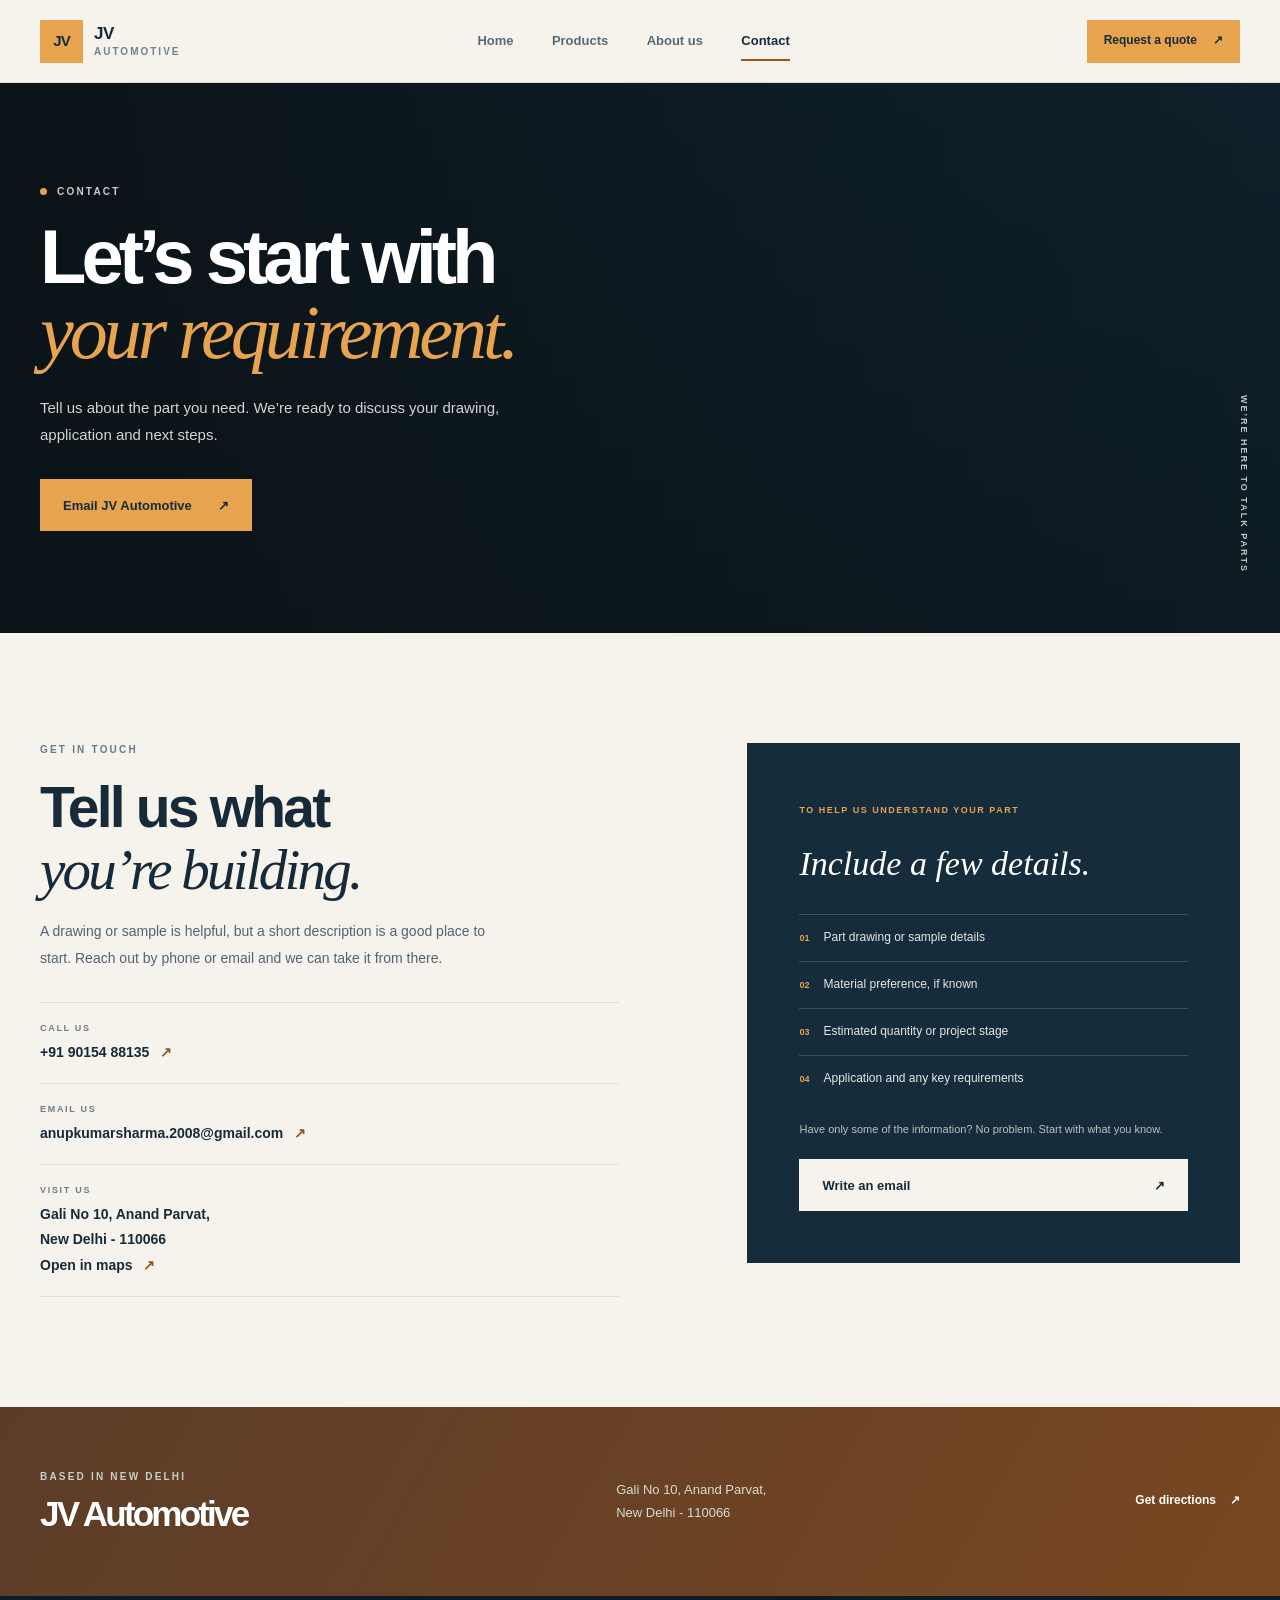
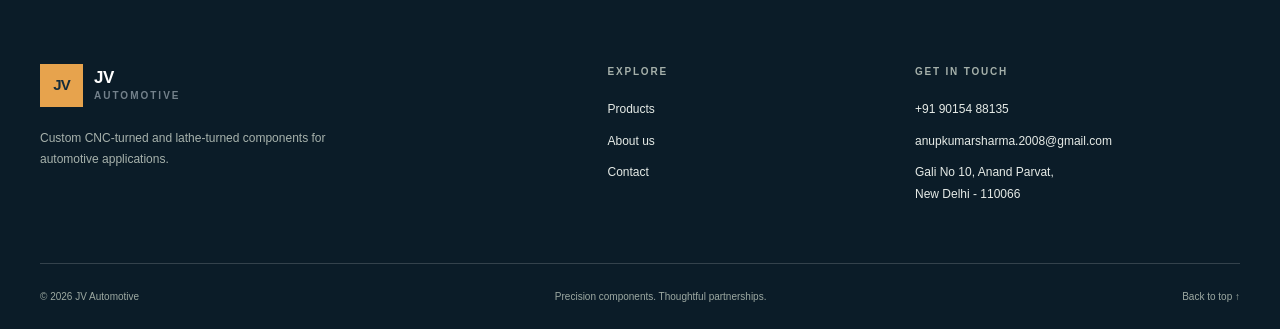
<file: contact.html>
<!DOCTYPE html>
<html lang="en">
<head>
    <meta charset="UTF-8">
    <meta name="viewport" content="width=device-width, initial-scale=1.0">
    <meta name="theme-color" content="#111b22">
    <meta name="description" content="Contact JV Automotive in Anand Parvat, New Delhi, to discuss custom CNC-turned and lathe-turned automotive parts.">
    <title>Contact JV Automotive | Start a Parts Enquiry</title>
    <link rel="stylesheet" href="assets/styles.css">
    <script src="assets/script.js" defer></script>
</head>
<body>
    <a class="skip-link" href="#main">Skip to content</a>
    <header class="site-header">
        <div class="container header-inner">
            <a class="brand" href="index.html" aria-label="JV Automotive home"><span class="brand-mark">JV</span><span class="brand-name">JV <span>Automotive</span></span></a>
            <button class="menu-toggle" type="button" aria-expanded="false" aria-controls="primary-navigation"><span class="menu-toggle__icon" aria-hidden="true"></span><span class="menu-toggle__label">Menu</span></button>
            <nav class="site-nav" id="primary-navigation" aria-label="Main navigation">
                <a class="nav-link" href="index.html">Home</a><a class="nav-link" href="products.html">Products</a><a class="nav-link" href="about.html">About us</a><a class="nav-link is-active" href="contact.html" aria-current="page">Contact</a>
            </nav>
            <a class="button button--small header-cta" href="mailto:anupkumarsharma.2008@gmail.com?subject=Automotive%20parts%20enquiry">Request a quote <span aria-hidden="true">↗</span></a>
        </div>
    </header>
    <main id="main">
        <section class="page-hero page-hero--contact">
            <div class="container page-hero__content">
                <p class="eyebrow eyebrow--light"><span class="eyebrow-dot"></span> Contact</p>
                <h1>Let’s start with<br><span>your requirement.</span></h1>
                <p>Tell us about the part you need. We’re ready to discuss your drawing, application and next steps.</p>
                <a class="button" href="mailto:anupkumarsharma.2008@gmail.com?subject=Automotive%20parts%20enquiry">Email JV Automotive <span aria-hidden="true">↗</span></a>
            </div>
            <span class="page-hero__vertical" aria-hidden="true">WE’RE HERE TO TALK PARTS</span>
        </section>

        <section class="section">
            <div class="container contact-layout">
                <div class="contact-details">
                    <p class="eyebrow">Get in touch</p>
                    <h2>Tell us what<br><span>you’re building.</span></h2>
                    <p class="body-copy">A drawing or sample is helpful, but a short description is a good place to start. Reach out by phone or email and we can take it from there.</p>
                    <div class="contact-method">
                        <span class="contact-method__label">Call us</span>
                        <a href="tel:+919015488135">+91 90154 88135 <span aria-hidden="true">↗</span></a>
                    </div>
                    <div class="contact-method">
                        <span class="contact-method__label">Email us</span>
                        <a href="mailto:anupkumarsharma.2008@gmail.com?subject=Automotive%20parts%20enquiry">anupkumarsharma.2008@gmail.com <span aria-hidden="true">↗</span></a>
                    </div>
                    <div class="contact-method">
                        <span class="contact-method__label">Visit us</span>
                        <p>Gali No 10, Anand Parvat,<br>New Delhi - 110066</p>
                        <a class="contact-method__map" href="https://maps.google.com/?q=Gali+No+10,+Anand+Parvat,+New+Delhi+110066" target="_blank" rel="noopener noreferrer">Open in maps <span aria-hidden="true">↗</span></a>
                    </div>
                </div>
                <aside class="enquiry-card">
                    <span class="enquiry-card__eyebrow">To help us understand your part</span>
                    <h3>Include a few details.</h3>
                    <ul>
                        <li><span>01</span> Part drawing or sample details</li>
                        <li><span>02</span> Material preference, if known</li>
                        <li><span>03</span> Estimated quantity or project stage</li>
                        <li><span>04</span> Application and any key requirements</li>
                    </ul>
                    <p>Have only some of the information? No problem. Start with what you know.</p>
                    <a class="button button--light" href="mailto:anupkumarsharma.2008@gmail.com?subject=Automotive%20parts%20enquiry">Write an email <span aria-hidden="true">↗</span></a>
                </aside>
            </div>
        </section>

        <section class="contact-location">
            <div class="container contact-location__inner">
                <div><p class="eyebrow eyebrow--light">Based in New Delhi</p><h2>JV Automotive</h2></div>
                <p>Gali No 10, Anand Parvat,<br>New Delhi - 110066</p>
                <a class="text-link text-link--light" href="https://maps.google.com/?q=Gali+No+10,+Anand+Parvat,+New+Delhi+110066" target="_blank" rel="noopener noreferrer">Get directions <span aria-hidden="true">↗</span></a>
            </div>
        </section>
    </main>
    <footer class="site-footer">
        <div class="container footer-main">
            <div class="footer-brand"><a class="brand brand--footer" href="index.html" aria-label="JV Automotive home"><span class="brand-mark">JV</span><span class="brand-name">JV <span>Automotive</span></span></a><p>Custom CNC-turned and lathe-turned components for automotive applications.</p></div>
            <div class="footer-column"><h2>Explore</h2><a href="products.html">Products</a><a href="about.html">About us</a><a href="contact.html">Contact</a></div>
            <div class="footer-column footer-contact"><h2>Get in touch</h2><a href="tel:+919015488135">+91 90154 88135</a><a href="mailto:anupkumarsharma.2008@gmail.com">anupkumarsharma.2008@gmail.com</a><p>Gali No 10, Anand Parvat,<br>New Delhi - 110066</p></div>
        </div>
        <div class="container footer-bottom"><span>© <span data-current-year>2026</span> JV Automotive</span><span>Precision components. Thoughtful partnerships.</span><a href="#main">Back to top ↑</a></div>
    </footer>
</body>
</html>
</file>
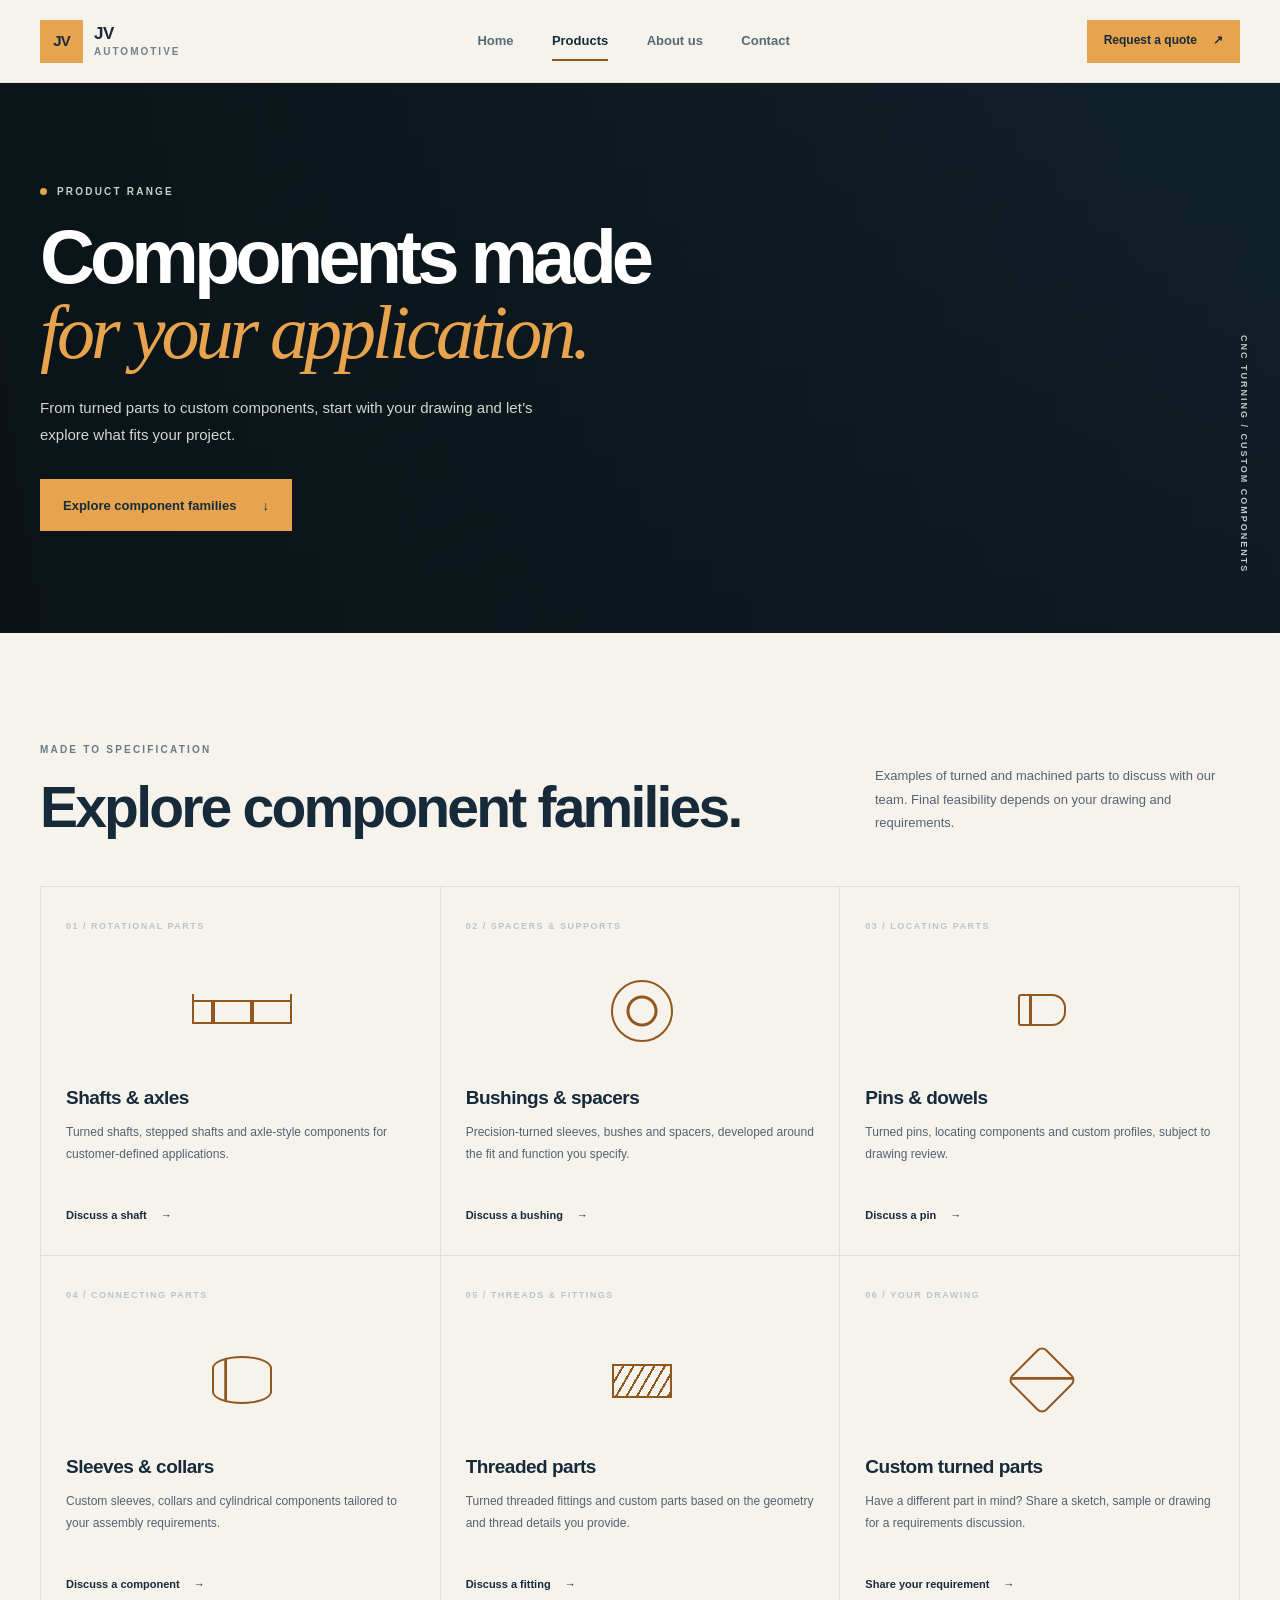
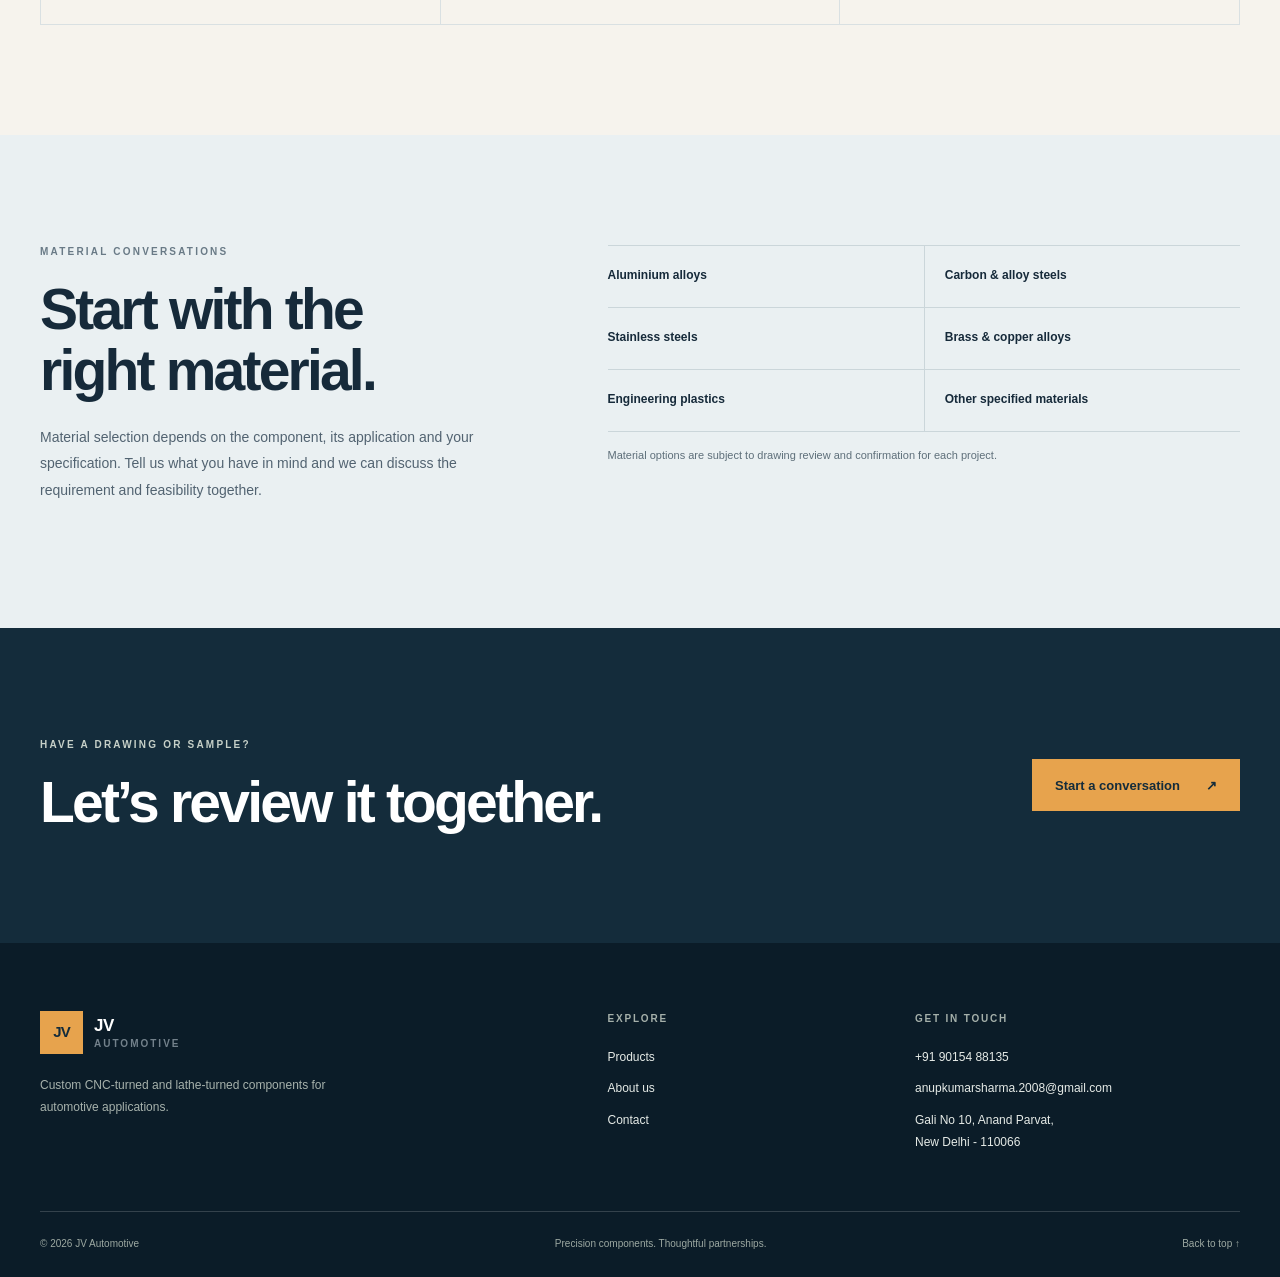
<file: products.html>
<!DOCTYPE html>
<html lang="en">
<head>
    <meta charset="UTF-8">
    <meta name="viewport" content="width=device-width, initial-scale=1.0">
    <meta name="theme-color" content="#111b22">
    <meta name="description" content="Explore custom CNC-turned and lathe-turned automotive components from JV Automotive, made to drawing and project requirements.">
    <title>Products &amp; Components | JV Automotive</title>
    <link rel="stylesheet" href="assets/styles.css">
    <script src="assets/script.js" defer></script>
</head>
<body>
    <a class="skip-link" href="#main">Skip to content</a>
    <header class="site-header">
        <div class="container header-inner">
            <a class="brand" href="index.html" aria-label="JV Automotive home"><span class="brand-mark">JV</span><span class="brand-name">JV <span>Automotive</span></span></a>
            <button class="menu-toggle" type="button" aria-expanded="false" aria-controls="primary-navigation"><span class="menu-toggle__icon" aria-hidden="true"></span><span class="menu-toggle__label">Menu</span></button>
            <nav class="site-nav" id="primary-navigation" aria-label="Main navigation">
                <a class="nav-link" href="index.html">Home</a><a class="nav-link is-active" href="products.html" aria-current="page">Products</a><a class="nav-link" href="about.html">About us</a><a class="nav-link" href="contact.html">Contact</a>
            </nav>
            <a class="button button--small header-cta" href="mailto:anupkumarsharma.2008@gmail.com?subject=Automotive%20parts%20enquiry">Request a quote <span aria-hidden="true">↗</span></a>
        </div>
    </header>
    <main id="main">
        <section class="page-hero page-hero--products">
            <div class="container page-hero__content">
                <p class="eyebrow eyebrow--light"><span class="eyebrow-dot"></span> Product range</p>
                <h1>Components made<br><span>for your application.</span></h1>
                <p>From turned parts to custom components, start with your drawing and let’s explore what fits your project.</p>
                <a class="button" href="#product-range">Explore component families <span aria-hidden="true">↓</span></a>
            </div>
            <span class="page-hero__vertical" aria-hidden="true">CNC TURNING / CUSTOM COMPONENTS</span>
        </section>

        <section class="section" id="product-range">
            <div class="container">
                <div class="section-heading">
                    <div><p class="eyebrow">Made to specification</p><h2>Explore component families.</h2></div>
                    <p class="section-heading__note">Examples of turned and machined parts to discuss with our team. Final feasibility depends on your drawing and requirements.</p>
                </div>
                <div class="catalog-grid">
                    <article class="catalog-card" id="shafts">
                        <span class="catalog-card__number">01 / ROTATIONAL PARTS</span>
                        <span class="product-card__shape shape--shaft" aria-hidden="true"></span>
                        <h3>Shafts &amp; axles</h3>
                        <p>Turned shafts, stepped shafts and axle-style components for customer-defined applications.</p>
                        <a class="text-link" href="contact.html">Discuss a shaft <span aria-hidden="true">→</span></a>
                    </article>
                    <article class="catalog-card" id="bushings">
                        <span class="catalog-card__number">02 / SPACERS &amp; SUPPORTS</span>
                        <span class="product-card__shape shape--bushing" aria-hidden="true"></span>
                        <h3>Bushings &amp; spacers</h3>
                        <p>Precision-turned sleeves, bushes and spacers, developed around the fit and function you specify.</p>
                        <a class="text-link" href="contact.html">Discuss a bushing <span aria-hidden="true">→</span></a>
                    </article>
                    <article class="catalog-card" id="pins">
                        <span class="catalog-card__number">03 / LOCATING PARTS</span>
                        <span class="product-card__shape shape--pin" aria-hidden="true"></span>
                        <h3>Pins &amp; dowels</h3>
                        <p>Turned pins, locating components and custom profiles, subject to drawing review.</p>
                        <a class="text-link" href="contact.html">Discuss a pin <span aria-hidden="true">→</span></a>
                    </article>
                    <article class="catalog-card">
                        <span class="catalog-card__number">04 / CONNECTING PARTS</span>
                        <span class="product-card__shape shape--sleeve" aria-hidden="true"></span>
                        <h3>Sleeves &amp; collars</h3>
                        <p>Custom sleeves, collars and cylindrical components tailored to your assembly requirements.</p>
                        <a class="text-link" href="contact.html">Discuss a component <span aria-hidden="true">→</span></a>
                    </article>
                    <article class="catalog-card">
                        <span class="catalog-card__number">05 / THREADS &amp; FITTINGS</span>
                        <span class="product-card__shape shape--thread" aria-hidden="true"></span>
                        <h3>Threaded parts</h3>
                        <p>Turned threaded fittings and custom parts based on the geometry and thread details you provide.</p>
                        <a class="text-link" href="contact.html">Discuss a fitting <span aria-hidden="true">→</span></a>
                    </article>
                    <article class="catalog-card" id="custom">
                        <span class="catalog-card__number">06 / YOUR DRAWING</span>
                        <span class="product-card__shape shape--custom" aria-hidden="true"></span>
                        <h3>Custom turned parts</h3>
                        <p>Have a different part in mind? Share a sketch, sample or drawing for a requirements discussion.</p>
                        <a class="text-link" href="contact.html">Share your requirement <span aria-hidden="true">→</span></a>
                    </article>
                </div>
            </div>
        </section>

        <section class="section section--pale">
            <div class="container material-layout">
                <div>
                    <p class="eyebrow">Material conversations</p>
                    <h2>Start with the right material.</h2>
                    <p class="body-copy">Material selection depends on the component, its application and your specification. Tell us what you have in mind and we can discuss the requirement and feasibility together.</p>
                </div>
                <div class="material-list" aria-label="Material categories for discussion">
                    <span>Aluminium alloys</span><span>Carbon &amp; alloy steels</span><span>Stainless steels</span><span>Brass &amp; copper alloys</span><span>Engineering plastics</span><span>Other specified materials</span>
                    <p>Material options are subject to drawing review and confirmation for each project.</p>
                </div>
            </div>
        </section>

        <section class="section section--dark">
            <div class="container process-banner">
                <div><p class="eyebrow eyebrow--light">Have a drawing or sample?</p><h2>Let’s review it together.</h2></div>
                <a class="button" href="mailto:anupkumarsharma.2008@gmail.com?subject=Part%20drawing%20review">Start a conversation <span aria-hidden="true">↗</span></a>
            </div>
        </section>
    </main>
    <footer class="site-footer">
        <div class="container footer-main">
            <div class="footer-brand"><a class="brand brand--footer" href="index.html" aria-label="JV Automotive home"><span class="brand-mark">JV</span><span class="brand-name">JV <span>Automotive</span></span></a><p>Custom CNC-turned and lathe-turned components for automotive applications.</p></div>
            <div class="footer-column"><h2>Explore</h2><a href="products.html">Products</a><a href="about.html">About us</a><a href="contact.html">Contact</a></div>
            <div class="footer-column footer-contact"><h2>Get in touch</h2><a href="tel:+919015488135">+91 90154 88135</a><a href="mailto:anupkumarsharma.2008@gmail.com">anupkumarsharma.2008@gmail.com</a><p>Gali No 10, Anand Parvat,<br>New Delhi - 110066</p></div>
        </div>
        <div class="container footer-bottom"><span>© <span data-current-year>2026</span> JV Automotive</span><span>Precision components. Thoughtful partnerships.</span><a href="#main">Back to top ↑</a></div>
    </footer>
</body>
</html>
</file>
<file: assets/styles.css>
:root {
    color-scheme: light;
    --ink: #162a3a;
    --ink-soft: #526371;
    --night: #142c3b;
    --night-deep: #0b1c28;
    --paper: #f6f3ed;
    --white: #fff;
    --accent: #e7a34d;
    --accent-soft: #f2bd72;
    --accent-deep: #92571f;
    --line: #d9e0e2;
    --pale: #eaf0f2;
    --muted: #82909a;
    --serif: Georgia, "Times New Roman", serif;
    --sans: "Segoe UI", Arial, sans-serif;
}

* {
    box-sizing: border-box;
}

html {
    scroll-behavior: smooth;
    scroll-padding-top: 90px;
}

body {
    margin: 0;
    background: var(--paper);
    color: var(--ink);
    font-family: var(--sans);
    font-size: 16px;
    line-height: 1.65;
    -webkit-font-smoothing: antialiased;
}

img {
    display: block;
    max-width: 100%;
}

a {
    color: inherit;
    text-decoration: none;
}

button,
a {
    -webkit-tap-highlight-color: transparent;
}

button:focus-visible,
a:focus-visible {
    outline: 3px solid var(--accent-deep);
    outline-offset: 4px;
}

.container {
    width: min(1200px, calc(100% - 64px));
    margin-inline: auto;
}

.skip-link {
    position: fixed;
    z-index: 20;
    top: 10px;
    left: 10px;
    padding: 10px 16px;
    transform: translateY(-150%);
    background: var(--accent);
    color: var(--night);
    font-weight: 700;
}

.skip-link:focus {
    transform: translateY(0);
}

.site-header {
    position: sticky;
    z-index: 10;
    top: 0;
    border-bottom: 1px solid rgba(20, 44, 59, 0.1);
    background: rgba(246, 243, 237, 0.96);
    backdrop-filter: blur(14px);
}

.header-inner {
    display: flex;
    min-height: 82px;
    align-items: center;
    justify-content: space-between;
    gap: 30px;
}

.brand {
    display: inline-flex;
    flex: 0 0 auto;
    align-items: center;
    gap: 11px;
}

.brand-mark {
    display: grid;
    width: 43px;
    height: 43px;
    place-items: center;
    background: var(--accent);
    color: var(--night);
    font-size: 15px;
    font-weight: 900;
    letter-spacing: -1px;
}

.brand-name {
    color: var(--ink);
    font-size: 17px;
    font-weight: 750;
    letter-spacing: -0.5px;
    line-height: 1;
}

.brand-name span {
    display: block;
    margin-top: 5px;
    color: #73818b;
    font-size: 10px;
    font-weight: 600;
    letter-spacing: 2px;
    text-transform: uppercase;
}

.site-nav {
    display: flex;
    align-items: center;
    gap: clamp(20px, 3vw, 42px);
}

.nav-link {
    position: relative;
    padding-block: 9px;
    color: #586976;
    font-size: 13px;
    font-weight: 650;
    transition: color 160ms ease;
}

.nav-link::after {
    position: absolute;
    right: 0;
    bottom: 0;
    left: 0;
    height: 2px;
    transform: scaleX(0);
    transform-origin: left;
    background: var(--accent-deep);
    content: "";
    transition: transform 160ms ease;
}

.nav-link:hover,
.nav-link.is-active {
    color: var(--ink);
}

.nav-link:hover::after,
.nav-link.is-active::after {
    transform: scaleX(1);
}

.menu-toggle {
    display: none;
}

.button {
    display: inline-flex;
    min-height: 52px;
    align-items: center;
    justify-content: center;
    gap: 26px;
    padding: 0 22px;
    border: 1px solid var(--accent);
    background: var(--accent);
    color: var(--night);
    font-size: 13px;
    font-weight: 750;
    transition: transform 160ms ease, background 160ms ease, border-color 160ms ease;
}

.button:hover {
    transform: translateY(-2px);
    border-color: var(--accent-soft);
    background: var(--accent-soft);
}

.button--small {
    min-height: 43px;
    gap: 16px;
    padding-inline: 16px;
    font-size: 12px;
}

.button--light {
    border-color: var(--paper);
    background: var(--paper);
}

.button--light:hover {
    border-color: var(--accent);
    background: var(--accent);
}

.hero {
    position: relative;
    display: flex;
    min-height: min(720px, calc(100svh - 82px));
    align-items: center;
    overflow: hidden;
    background: var(--night);
    color: var(--white);
}

.hero__image,
.hero__shade {
    position: absolute;
    inset: 0;
}

.hero__image {
    background-image: url("https://images.unsplash.com/photo-1565043589221-1a6fd9ae45c7?auto=format&fit=crop&w=2200&q=88");
    background-position: center 52%;
    background-size: cover;
    opacity: 0.74;
}

.hero__shade {
    background: linear-gradient(90deg, rgba(7, 24, 35, 0.97) 0%, rgba(12, 35, 49, 0.87) 45%, rgba(12, 35, 49, 0.3) 100%), linear-gradient(0deg, rgba(7, 24, 35, 0.45), transparent 50%);
}

.hero__content {
    position: relative;
    z-index: 1;
    padding-block: 100px 82px;
}

.eyebrow {
    display: flex;
    align-items: center;
    gap: 10px;
    margin: 0 0 20px;
    color: #697a86;
    font-size: 10px;
    font-weight: 750;
    letter-spacing: 2.2px;
    line-height: 1.4;
    text-transform: uppercase;
}

.eyebrow--light {
    color: #c6d0c8;
}

.eyebrow-dot {
    width: 7px;
    height: 7px;
    border-radius: 50%;
    background: var(--accent);
}

h1,
h2,
h3,
p {
    margin-top: 0;
}

.hero h1,
.page-hero h1 {
    max-width: 850px;
    margin-bottom: 24px;
    font-size: clamp(46px, 7vw, 90px);
    font-weight: 600;
    letter-spacing: -5px;
    line-height: 0.99;
}

.hero h1 span,
.page-hero h1 span {
    color: var(--accent);
    font-family: var(--serif);
    font-weight: 400;
    font-style: italic;
    letter-spacing: -4px;
}

.hero__copy,
.page-hero__content > p:not(.eyebrow) {
    max-width: 530px;
    margin-bottom: 31px;
    color: #d0d7d2;
    font-size: 15px;
    line-height: 1.8;
}

.button-row {
    display: flex;
    align-items: center;
    gap: 31px;
}

.text-link {
    display: inline-flex;
    align-items: center;
    gap: 14px;
    color: var(--ink);
    font-size: 12px;
    font-weight: 750;
}

.text-link span {
    transition: transform 160ms ease;
}

.text-link:hover span {
    transform: translateX(4px);
}

.text-link--light {
    color: var(--white);
}

.hero__caption {
    display: flex;
    width: min(460px, 100%);
    justify-content: space-between;
    margin-top: 77px;
    padding-top: 13px;
    border-top: 1px solid rgba(255, 255, 255, 0.28);
    color: #d7dfd8;
    font-size: 9px;
    font-weight: 700;
    letter-spacing: 1.8px;
    text-transform: uppercase;
}

.hero__vertical,
.page-hero__vertical {
    position: absolute;
    right: 29px;
    bottom: 60px;
    color: rgba(255, 255, 255, 0.75);
    font-size: 9px;
    font-weight: 700;
    letter-spacing: 2px;
    writing-mode: vertical-rl;
}

.intro-strip {
    background: var(--accent);
}

.intro-strip__inner {
    display: flex;
    min-height: 106px;
    align-items: center;
    justify-content: space-between;
    gap: 32px;
}

.intro-strip__inner > p {
    margin: 0;
    color: var(--night);
    font-family: var(--serif);
    font-size: 24px;
    font-style: italic;
}

.intro-strip__items {
    display: flex;
    flex-wrap: wrap;
    gap: 13px 35px;
}

.intro-strip__items span {
    color: #563510;
    font-size: 10px;
    font-weight: 750;
    letter-spacing: 0.8px;
    text-transform: uppercase;
}

.section {
    padding-block: 110px;
}

.section--split {
    background: var(--paper);
}

.split-layout {
    display: grid;
    grid-template-columns: 1fr 0.86fr;
    align-items: center;
    gap: clamp(55px, 9vw, 125px);
}

.split-visual {
    position: relative;
    min-height: 490px;
}

.split-visual img {
    width: 100%;
    height: 490px;
    object-fit: cover;
    filter: saturate(0.7);
}

.split-visual::before {
    position: absolute;
    z-index: 1;
    top: -18px;
    left: -18px;
    width: 80px;
    height: 80px;
    border-top: 2px solid var(--accent);
    border-left: 2px solid var(--accent);
    content: "";
}

.visual-note {
    position: absolute;
    z-index: 2;
    right: -25px;
    bottom: 30px;
    display: flex;
    min-width: 190px;
    align-items: center;
    gap: 16px;
    padding: 19px 22px;
    background: var(--accent);
    color: var(--night);
    font-size: 12px;
    font-weight: 750;
    line-height: 1.35;
}

.visual-note__number {
    font-family: var(--serif);
    font-size: 26px;
    font-style: italic;
}

.split-copy h2,
.section-heading h2,
.industry-intro h2,
.cta-band h2,
.material-layout h2,
.contact-details h2,
.about-cta h2,
.process-banner h2,
.contact-location h2 {
    margin-bottom: 22px;
    font-size: clamp(36px, 4.5vw, 57px);
    font-weight: 600;
    letter-spacing: -2.8px;
    line-height: 1.08;
}

.split-copy h2 span,
.contact-details h2 span {
    font-family: var(--serif);
    font-weight: 400;
    font-style: italic;
}

.body-copy {
    color: var(--ink-soft);
    font-size: 14px;
    line-height: 1.9;
}

.split-copy .body-copy {
    margin-bottom: 17px;
}

.split-copy .text-link {
    margin-top: 15px;
}

.section--dark {
    background: var(--night);
    color: var(--white);
}

.section-heading {
    display: flex;
    align-items: end;
    justify-content: space-between;
    gap: 50px;
    margin-bottom: 47px;
}

.section-heading h2 {
    margin-bottom: 0;
}

.section-heading--light h2 {
    color: var(--white);
}

.section-heading__note {
    max-width: 365px;
    margin: 0 0 4px;
    color: var(--ink-soft);
    font-size: 13px;
    line-height: 1.8;
}

.section-heading--light .section-heading__note {
    color: #c3cdc6;
}

.product-grid {
    display: grid;
    grid-template-columns: repeat(4, minmax(0, 1fr));
    border-top: 1px solid rgba(255, 255, 255, 0.2);
    border-bottom: 1px solid rgba(255, 255, 255, 0.2);
}

.product-card {
    position: relative;
    display: flex;
    min-height: 270px;
    flex-direction: column;
    justify-content: space-between;
    padding: 22px 24px 23px;
    border-right: 1px solid rgba(255, 255, 255, 0.2);
    transition: background 180ms ease;
}

.product-card:first-child {
    border-left: 1px solid rgba(255, 255, 255, 0.2);
}

.product-card:hover {
    background: #1c3a4b;
}

.product-card__index,
.catalog-card__number {
    color: #b7c5cc;
    font-size: 9px;
    font-weight: 750;
    letter-spacing: 1.5px;
}

.product-card__title {
    max-width: 185px;
    padding-right: 20px;
    color: var(--white);
    font-size: 17px;
    font-weight: 650;
    line-height: 1.3;
}

.product-card__arrow {
    position: absolute;
    right: 22px;
    bottom: 23px;
    color: var(--accent);
    font-size: 20px;
}

.product-card__shape {
    position: relative;
    display: block;
    width: 110px;
    height: 78px;
    align-self: center;
    margin: 8px 0;
    color: var(--accent);
}

.shape--shaft::before,
.shape--shaft::after {
    position: absolute;
    content: "";
}

.shape--shaft::before {
    top: 29px;
    left: 7px;
    width: 96px;
    height: 20px;
    border: 2px solid currentColor;
    background: linear-gradient(90deg, transparent 0 18%, currentColor 18% 22%, transparent 22% 58%, currentColor 58% 62%, transparent 62%);
}

.shape--shaft::after {
    top: 23px;
    left: 7px;
    width: 96px;
    height: 30px;
    border-right: 2px solid currentColor;
    border-left: 2px solid currentColor;
}

.shape--bushing::before {
    position: absolute;
    top: 13px;
    left: 25px;
    width: 58px;
    height: 58px;
    border: 2px solid currentColor;
    border-radius: 50%;
    background: radial-gradient(circle, var(--night) 0 12px, currentColor 13px 15px, transparent 16px);
    content: "";
}

.shape--pin::before {
    position: absolute;
    top: 25px;
    left: 34px;
    width: 44px;
    height: 28px;
    border: 2px solid currentColor;
    border-radius: 3px 14px 14px 3px;
    background: linear-gradient(90deg, transparent 0 20%, currentColor 20% 27%, transparent 27% 100%);
    content: "";
}

.shape--custom::before {
    position: absolute;
    top: 15px;
    left: 31px;
    width: 46px;
    height: 46px;
    transform: rotate(45deg);
    border: 2px solid currentColor;
    border-radius: 7px;
    background: linear-gradient(135deg, transparent 0 45%, currentColor 46% 49%, transparent 50%);
    content: "";
}

.shape--sleeve::before {
    position: absolute;
    top: 17px;
    left: 27px;
    width: 56px;
    height: 44px;
    border: 2px solid currentColor;
    border-radius: 50% / 25%;
    background: linear-gradient(90deg, transparent 0 18%, currentColor 19% 23%, transparent 24% 100%);
    content: "";
}

.shape--thread::before {
    position: absolute;
    top: 24px;
    left: 27px;
    width: 56px;
    height: 30px;
    border: 2px solid currentColor;
    background: repeating-linear-gradient(120deg, transparent 0 7px, currentColor 7px 9px);
    content: "";
}

.section--pale {
    background: var(--pale);
}

.process-grid {
    display: grid;
    grid-template-columns: repeat(4, minmax(0, 1fr));
    border-top: 1px solid #cbd6da;
    border-bottom: 1px solid #cbd6da;
}

.process-step {
    min-height: 210px;
    padding: 23px 24px 25px 0;
}

.process-step + .process-step {
    padding-left: 24px;
    border-left: 1px solid #cbd6da;
}

.process-step__number,
.value-card > span {
    display: inline-flex;
    width: 34px;
    height: 34px;
    align-items: center;
    justify-content: center;
    margin-bottom: 30px;
    border: 1px solid #d5a35c;
    border-radius: 50%;
    color: #80501f;
    font-family: var(--serif);
    font-size: 13px;
    font-style: italic;
}

.process-step h3,
.value-card h3 {
    margin-bottom: 10px;
    font-size: 16px;
    letter-spacing: -0.3px;
}

.process-step p,
.value-card p {
    max-width: 235px;
    margin: 0;
    color: var(--ink-soft);
    font-size: 12px;
    line-height: 1.8;
}

.section-link {
    margin-top: 28px;
    text-align: right;
}

.section--industries {
    background: var(--night-deep);
    color: var(--white);
}

.industry-layout {
    display: grid;
    grid-template-columns: 0.85fr 1.15fr;
    gap: clamp(65px, 10vw, 150px);
}

.industry-intro h2 {
    max-width: 410px;
    font-size: clamp(40px, 5vw, 62px);
}

.industry-intro > p:not(.eyebrow) {
    max-width: 380px;
    margin-bottom: 25px;
    color: #c1cbc4;
    font-size: 14px;
    line-height: 1.9;
}

.industry-list > div {
    display: grid;
    grid-template-columns: 46px 1fr 25px;
    align-items: center;
    min-height: 76px;
    border-top: 1px solid rgba(255, 255, 255, 0.23);
}

.industry-list > div:last-child {
    border-bottom: 1px solid rgba(255, 255, 255, 0.23);
}

.industry-list > div > span:first-child {
    color: var(--accent);
    font-size: 10px;
    font-weight: 700;
}

.industry-list h3 {
    margin: 0;
    font-size: 17px;
    font-weight: 550;
}

.industry-list__arrow {
    color: #b6c0b9;
}

.cta-band {
    background: linear-gradient(120deg, #5c3c28, #784721);
    color: var(--white);
}

.cta-band__inner {
    display: flex;
    min-height: 300px;
    align-items: center;
    justify-content: space-between;
    gap: 40px;
}

.cta-band h2 {
    margin: 0;
    font-size: clamp(38px, 5vw, 61px);
}

.site-footer {
    background: var(--night-deep);
    color: var(--white);
}

.footer-main {
    display: grid;
    grid-template-columns: 1.5fr 0.7fr 1fr;
    gap: 80px;
    padding-block: 68px 58px;
}

.brand--footer .brand-name {
    color: var(--white);
}

.footer-brand > p {
    max-width: 300px;
    margin: 21px 0 0;
    color: #a7b2ac;
    font-size: 12px;
    line-height: 1.8;
}

.footer-column {
    display: flex;
    flex-direction: column;
    align-items: flex-start;
    gap: 10px;
}

.footer-column h2 {
    margin-bottom: 9px;
    color: #a5b0aa;
    font-size: 10px;
    letter-spacing: 1.8px;
    text-transform: uppercase;
}

.footer-column a,
.footer-column p {
    margin: 0;
    color: #e6ebe7;
    font-size: 12px;
    line-height: 1.8;
}

.footer-column a:hover,
.footer-bottom a:hover {
    color: var(--accent);
}

.footer-bottom {
    display: flex;
    min-height: 66px;
    align-items: center;
    justify-content: space-between;
    gap: 20px;
    border-top: 1px solid rgba(255, 255, 255, 0.17);
    color: #9da9a2;
    font-size: 10px;
}

.page-hero {
    position: relative;
    display: flex;
    min-height: 550px;
    align-items: center;
    overflow: hidden;
    background-color: var(--night);
    color: var(--white);
}

.page-hero::before,
.page-hero::after {
    position: absolute;
    inset: 0;
    content: "";
}

.page-hero::before {
    background-position: center;
    background-size: cover;
    opacity: 0.58;
}

.page-hero::after {
    background: linear-gradient(90deg, rgba(10, 18, 22, 0.95), rgba(10, 18, 22, 0.45)), linear-gradient(0deg, rgba(10, 18, 22, 0.42), transparent);
}

.page-hero--products::before {
    background-image: url("https://images.unsplash.com/photo-1581092160562-40aa08e78837?auto=format&fit=crop&w=2000&q=85");
}

.page-hero--about::before {
    background-image: url("https://images.unsplash.com/photo-1567789884554-0b844b597180?auto=format&fit=crop&w=2000&q=85");
}

.page-hero--contact::before {
    background-image: url("https://images.unsplash.com/photo-1581091226825-a6a2a5aee158?auto=format&fit=crop&w=2000&q=85");
}

.page-hero__content {
    position: relative;
    z-index: 1;
    padding-block: 90px;
}

.page-hero h1 {
    max-width: 780px;
    font-size: clamp(48px, 6vw, 76px);
}

.page-hero__vertical {
    z-index: 1;
}

.catalog-grid {
    display: grid;
    grid-template-columns: repeat(3, minmax(0, 1fr));
    border-top: 1px solid var(--line);
    border-left: 1px solid var(--line);
}

.catalog-card {
    min-height: 340px;
    padding: 24px 25px 27px;
    border-right: 1px solid var(--line);
    border-bottom: 1px solid var(--line);
}

.catalog-card .product-card__shape {
    width: 100%;
    height: 115px;
    margin-block: 15px;
    color: var(--accent-deep);
}

.catalog-card .shape--shaft::before {
    top: 48px;
    left: calc(50% - 48px);
}

.catalog-card .shape--shaft::after {
    top: 42px;
    left: calc(50% - 48px);
}

.catalog-card .shape--bushing::before {
    top: 28px;
    left: calc(50% - 29px);
    background: radial-gradient(circle, var(--paper) 0 12px, currentColor 13px 15px, transparent 16px);
}

.catalog-card .shape--pin::before {
    top: 42px;
    left: calc(50% - 22px);
}

.catalog-card .shape--sleeve::before {
    top: 35px;
    left: calc(50% - 28px);
}

.catalog-card .shape--thread::before {
    top: 43px;
    left: calc(50% - 28px);
}

.catalog-card .shape--custom::before {
    top: 34px;
    left: calc(50% - 23px);
}

.catalog-card h3 {
    margin-bottom: 9px;
    font-size: 19px;
    letter-spacing: -0.5px;
}

.catalog-card p {
    min-height: 64px;
    margin-bottom: 15px;
    color: var(--ink-soft);
    font-size: 12px;
    line-height: 1.8;
}

.catalog-card .text-link {
    font-size: 11px;
}

.material-layout {
    display: grid;
    grid-template-columns: 0.85fr 1.15fr;
    align-items: start;
    gap: 100px;
}

.material-layout h2 {
    max-width: 440px;
}

.material-layout .body-copy {
    max-width: 450px;
}

.material-list {
    display: grid;
    grid-template-columns: repeat(2, minmax(0, 1fr));
    border-top: 1px solid #cbd6da;
}

.material-list span {
    min-height: 62px;
    padding: 20px 10px 15px 0;
    border-bottom: 1px solid #cbd6da;
    color: var(--ink);
    font-size: 12px;
    font-weight: 650;
}

.material-list span:nth-child(even) {
    padding-left: 20px;
    border-left: 1px solid #cbd6da;
}

.material-list > p {
    grid-column: 1 / -1;
    margin: 14px 0 0;
    color: #5e6f7a;
    font-size: 11px;
    line-height: 1.7;
}

.process-banner,
.about-cta {
    display: flex;
    align-items: center;
    justify-content: space-between;
    gap: 45px;
}

.process-banner h2,
.about-cta h2 {
    margin-bottom: 0;
}

.value-grid {
    display: grid;
    grid-template-columns: repeat(4, minmax(0, 1fr));
    border-top: 1px solid #cbd6da;
    border-bottom: 1px solid #cbd6da;
}

.value-card {
    min-height: 225px;
    padding: 22px 22px 26px 0;
}

.value-card + .value-card {
    padding-left: 22px;
    border-left: 1px solid #cbd6da;
}

.value-card > span {
    width: 32px;
    height: 32px;
    margin-bottom: 27px;
}

.value-card p {
    max-width: 245px;
}

.about-cta > div {
    max-width: 640px;
}

.about-cta > div > p:last-child {
    max-width: 440px;
    margin: 20px 0 0;
    color: #c3cdc6;
    font-size: 13px;
    line-height: 1.8;
}

.contact-layout {
    display: grid;
    grid-template-columns: 1fr 0.85fr;
    align-items: start;
    gap: clamp(65px, 10vw, 140px);
}

.contact-details h2 {
    margin-bottom: 18px;
}

.contact-details > .body-copy {
    max-width: 470px;
    margin-bottom: 31px;
}

.contact-method {
    padding-block: 18px;
    border-top: 1px solid var(--line);
}

.contact-method:last-child {
    border-bottom: 1px solid var(--line);
}

.contact-method__label {
    display: block;
    margin-bottom: 4px;
    color: #6d7d87;
    font-size: 9px;
    font-weight: 750;
    letter-spacing: 1.7px;
    text-transform: uppercase;
}

.contact-method > a:first-of-type,
.contact-method > p {
    display: block;
    margin: 0;
    color: var(--ink);
    font-size: 14px;
    font-weight: 650;
    line-height: 1.8;
    overflow-wrap: anywhere;
}

.contact-method > a span {
    margin-left: 7px;
    color: var(--accent-deep);
}

.contact-method .contact-method__map {
    display: inline-flex;
    margin-top: 8px;
    color: var(--accent-deep);
    font-size: 11px;
    font-weight: 750;
}

.enquiry-card {
    padding: clamp(28px, 5vw, 52px);
    background: var(--night);
    color: var(--white);
}

.enquiry-card__eyebrow {
    color: var(--accent);
    font-size: 9px;
    font-weight: 750;
    letter-spacing: 1.5px;
    text-transform: uppercase;
}

.enquiry-card h3 {
    margin: 15px 0 22px;
    font-family: var(--serif);
    font-size: 34px;
    font-weight: 400;
    font-style: italic;
}

.enquiry-card ul {
    margin: 0;
    padding: 0;
    list-style: none;
}

.enquiry-card li {
    display: flex;
    align-items: baseline;
    gap: 14px;
    padding-block: 13px;
    border-top: 1px solid rgba(255, 255, 255, 0.18);
    color: #e5e9e5;
    font-size: 12px;
}

.enquiry-card li span {
    color: var(--accent);
    font-size: 9px;
    font-weight: 750;
}

.enquiry-card > p {
    margin: 18px 0 20px;
    color: #b9c3bc;
    font-size: 11px;
    line-height: 1.8;
}

.enquiry-card .button {
    width: 100%;
    justify-content: space-between;
}

.contact-location {
    padding-block: 63px;
    background: linear-gradient(120deg, #5c3c28, #784721);
    color: var(--white);
}

.contact-location__inner {
    display: flex;
    align-items: center;
    justify-content: space-between;
    gap: 30px;
}

.contact-location .eyebrow {
    margin-bottom: 11px;
}

.contact-location h2 {
    margin: 0;
    font-size: 35px;
}

.contact-location__inner > p {
    margin: 0;
    color: #d4ddd6;
    font-size: 13px;
    line-height: 1.8;
}

@media (max-width: 980px) {
    .header-inner {
        gap: 18px;
    }

    .site-nav {
        gap: 20px;
    }

    .header-cta {
        display: none;
    }

    .split-layout {
        gap: 55px;
    }

    .intro-strip__inner {
        align-items: flex-start;
        flex-direction: column;
        justify-content: center;
        gap: 10px;
        padding-block: 22px;
    }

    .footer-main {
        gap: 50px;
    }

    .material-layout {
        gap: 55px;
    }
}

@media (max-width: 760px) {
    html {
        scroll-padding-top: 72px;
    }

    .container {
        width: min(100% - 40px, 620px);
    }

    .header-inner {
        position: relative;
        min-height: 72px;
        justify-content: space-between;
    }

    .brand-mark {
        width: 39px;
        height: 39px;
    }

    .menu-toggle {
        display: inline-flex;
        min-height: 42px;
        align-items: center;
        gap: 9px;
        padding: 8px 0 8px 12px;
        border: 0;
        background: transparent;
        color: var(--ink);
        font: inherit;
        cursor: pointer;
    }

    .menu-toggle__label {
        font-size: 11px;
        font-weight: 700;
    }

    .menu-toggle__icon,
    .menu-toggle__icon::before,
    .menu-toggle__icon::after {
        display: block;
        width: 17px;
        height: 1px;
        background: currentColor;
        transition: transform 160ms ease;
    }

    .menu-toggle__icon {
        position: relative;
    }

    .menu-toggle__icon::before,
    .menu-toggle__icon::after {
        position: absolute;
        left: 0;
        content: "";
    }

    .menu-toggle__icon::before {
        transform: translateY(-5px);
    }

    .menu-toggle__icon::after {
        transform: translateY(5px);
    }

    .menu-toggle[aria-expanded="true"] .menu-toggle__icon {
        background: transparent;
    }

    .menu-toggle[aria-expanded="true"] .menu-toggle__icon::before {
        transform: rotate(45deg);
    }

    .menu-toggle[aria-expanded="true"] .menu-toggle__icon::after {
        transform: rotate(-45deg);
    }

    .site-nav {
        position: absolute;
        top: calc(100% + 1px);
        right: -20px;
        left: -20px;
        display: none;
        align-items: stretch;
        flex-direction: column;
        gap: 0;
        padding: 10px 20px 18px;
        border-top: 1px solid var(--line);
        background: var(--paper);
        box-shadow: 0 18px 22px rgba(17, 27, 34, 0.1);
    }

    .site-nav.is-open {
        display: flex;
    }

    .nav-link {
        padding: 13px 0;
        border-bottom: 1px solid var(--line);
    }

    .nav-link::after {
        display: none;
    }

    .hero {
        min-height: 660px;
        min-height: min(720px, calc(100svh - 72px));
    }

    .hero__image {
        background-position: 58% center;
    }

    .hero__content {
        padding-block: 75px 54px;
    }

    .hero h1,
    .page-hero h1 {
        font-size: clamp(45px, 10.3vw, 70px);
        letter-spacing: -3.2px;
    }

    .hero h1 span,
    .page-hero h1 span {
        letter-spacing: -2.5px;
    }

    .hero__copy,
    .page-hero__content > p:not(.eyebrow) {
        max-width: 460px;
        font-size: 14px;
    }

    .hero__caption {
        margin-top: 56px;
    }

    .hero__vertical,
    .page-hero__vertical {
        display: none;
    }

    .intro-strip__inner > p {
        font-size: 22px;
    }

    .intro-strip__items {
        gap: 8px 17px;
    }

    .intro-strip__items span {
        font-size: 9px;
    }

    .section {
        padding-block: 76px;
    }

    .split-layout,
    .industry-layout,
    .material-layout,
    .contact-layout {
        grid-template-columns: 1fr;
        gap: 45px;
    }

    .split-layout .split-copy {
        order: -1;
    }

    .split-visual {
        min-height: 350px;
    }

    .split-visual img {
        height: 350px;
    }

    .visual-note {
        right: -9px;
        bottom: 20px;
    }

    .split-visual::before {
        top: -10px;
        left: -10px;
        width: 55px;
        height: 55px;
    }

    .split-copy h2,
    .section-heading h2,
    .industry-intro h2,
    .cta-band h2,
    .material-layout h2,
    .contact-details h2,
    .about-cta h2,
    .process-banner h2 {
        font-size: clamp(36px, 8vw, 52px);
        letter-spacing: -2px;
    }

    .section-heading {
        align-items: flex-start;
        flex-direction: column;
        gap: 18px;
        margin-bottom: 32px;
    }

    .section-heading__note {
        max-width: 500px;
    }

    .product-grid {
        grid-template-columns: repeat(2, minmax(0, 1fr));
    }

    .product-card {
        min-height: 245px;
        padding-inline: 17px;
    }

    .product-card:nth-child(odd) {
        border-left: 1px solid rgba(255, 255, 255, 0.2);
    }

    .product-card:nth-child(n + 3) {
        border-top: 1px solid rgba(255, 255, 255, 0.2);
    }

    .product-card__title {
        font-size: 15px;
    }

    .process-grid,
    .value-grid {
        grid-template-columns: repeat(2, minmax(0, 1fr));
    }

    .process-step {
        min-height: 195px;
        padding: 20px 15px 20px 0;
    }

    .process-step + .process-step {
        padding-left: 15px;
    }

    .process-step:nth-child(3) {
        border-left: 0;
    }

    .process-step:nth-child(n + 3) {
        border-top: 1px solid #cbd6da;
    }

    .process-step__number,
    .value-card > span {
        margin-bottom: 20px;
    }

    .process-step h3,
    .value-card h3 {
        font-size: 14px;
    }

    .industry-layout {
        gap: 38px;
    }

    .industry-list h3 {
        font-size: 15px;
    }

    .cta-band__inner {
        min-height: 310px;
        align-items: flex-start;
        flex-direction: column;
        justify-content: center;
        gap: 25px;
        padding-block: 55px;
    }

    .footer-main {
        grid-template-columns: 1fr 1fr;
        gap: 35px 22px;
        padding-block: 53px 40px;
    }

    .footer-brand {
        grid-column: 1 / -1;
    }

    .footer-bottom {
        align-items: flex-start;
        flex-direction: column;
        justify-content: center;
        gap: 8px;
        padding-block: 16px;
    }

    .page-hero {
        min-height: 500px;
    }

    .page-hero__content {
        padding-block: 72px;
    }

    .catalog-grid {
        grid-template-columns: repeat(2, minmax(0, 1fr));
    }

    .catalog-card {
        min-height: 345px;
        padding: 18px 16px 21px;
    }

    .catalog-card__number {
        font-size: 8px;
        letter-spacing: 1px;
    }

    .catalog-card h3 {
        font-size: 16px;
    }

    .catalog-card p {
        min-height: 89px;
        font-size: 11px;
    }

    .material-layout {
        gap: 30px;
    }

    .material-list span {
        min-height: 57px;
        padding-top: 16px;
        font-size: 11px;
    }

    .process-banner,
    .about-cta {
        align-items: flex-start;
        flex-direction: column;
        gap: 25px;
    }

    .value-card {
        min-height: 215px;
        padding: 20px 13px 22px 0;
    }

    .value-card + .value-card {
        padding-left: 13px;
    }

    .value-card:nth-child(3) {
        border-left: 0;
    }

    .value-card:nth-child(n + 3) {
        border-top: 1px solid #cbd6da;
    }

    .contact-location__inner {
        align-items: flex-start;
        flex-direction: column;
    }
}

@media (max-width: 420px) {
    .container {
        width: calc(100% - 32px);
    }

    .brand-name {
        font-size: 15px;
    }

    .hero h1,
    .page-hero h1 {
        font-size: 43px;
        letter-spacing: -2.5px;
    }

    .button-row {
        align-items: flex-start;
        flex-direction: column;
        gap: 19px;
    }

    .hero__caption {
        margin-top: 42px;
    }

    .intro-strip__items {
        flex-direction: column;
        gap: 4px;
    }

    .process-step p,
    .value-card p {
        font-size: 11px;
    }

    .catalog-card {
        min-height: 360px;
        padding-inline: 12px;
    }

    .catalog-card p {
        min-height: 110px;
    }

    .material-list {
        grid-template-columns: 1fr;
    }

    .material-list span:nth-child(even) {
        padding-left: 0;
        border-left: 0;
    }

    .material-list > p {
        grid-column: auto;
    }

    .footer-main {
        gap: 30px 16px;
    }

    .footer-contact a {
        font-size: 10px;
    }
}

@media (prefers-reduced-motion: reduce) {
    *,
    *::before,
    *::after {
        scroll-behavior: auto !important;
        transition-duration: 0.01ms !important;
        animation-duration: 0.01ms !important;
        animation-iteration-count: 1 !important;
    }
}
</file>
